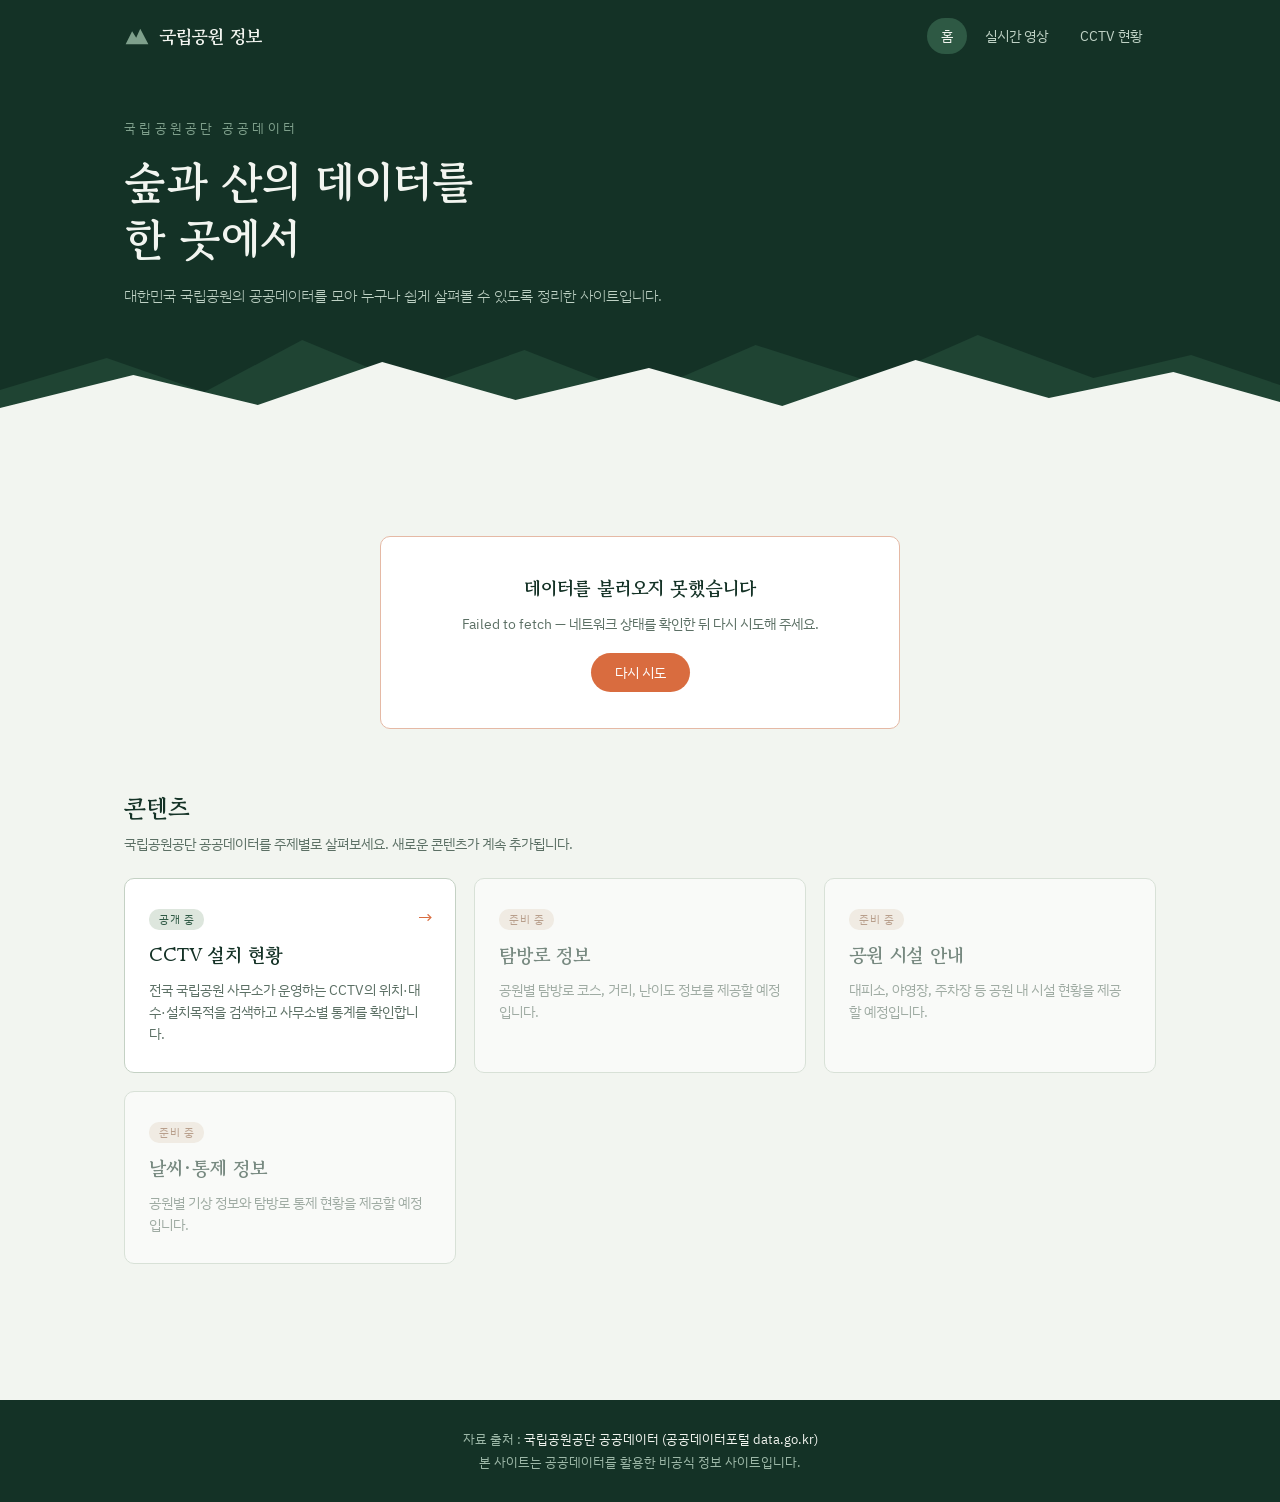
<file: korea-national-park/index.html>
<!DOCTYPE html>
<html lang="ko">
<head>
<meta charset="UTF-8">
<meta name="viewport" content="width=device-width, initial-scale=1.0">
<title>국립공원 정보</title>
<meta name="description" content="공공데이터로 보는 대한민국 국립공원 정보 사이트">
<link rel="preconnect" href="https://fonts.googleapis.com">
<link rel="preconnect" href="https://fonts.gstatic.com" crossorigin>
<link href="https://fonts.googleapis.com/css2?family=Gowun+Batang:wght@400;700&family=IBM+Plex+Sans+KR:wght@300;400;500;600&display=swap" rel="stylesheet">
<link rel="stylesheet" href="css/style.css">
</head>
<body>

<header id="site-header"></header>

<div class="stats" id="home-stats" style="display:none">
  <div class="stat"><div class="label">총 CCTV 대수</div><div class="value" id="statTotal">-</div></div>
  <div class="stat"><div class="label">설치 지점</div><div class="value" id="statSpots">-</div></div>
  <div class="stat"><div class="label">담당 부서(사무소)</div><div class="value" id="statDepts">-</div></div>
</div>

<main>
  <div id="status-area"></div>

  <section>
    <h2>콘텐츠</h2>
    <p class="sub">국립공원공단 공공데이터를 주제별로 살펴보세요. 새로운 콘텐츠가 계속 추가됩니다.</p>
    <div class="card-grid">
      <a class="card" href="cctv.html">
        <span class="badge">공개 중</span>
        <h3>CCTV 설치 현황</h3>
        <p>전국 국립공원 사무소가 운영하는 CCTV의 위치·대수·설치목적을 검색하고 사무소별 통계를 확인합니다.</p>
        <span class="go" aria-hidden="true">→</span>
      </a>
      <div class="card soon">
        <span class="badge">준비 중</span>
        <h3>탐방로 정보</h3>
        <p>공원별 탐방로 코스, 거리, 난이도 정보를 제공할 예정입니다.</p>
      </div>
      <div class="card soon">
        <span class="badge">준비 중</span>
        <h3>공원 시설 안내</h3>
        <p>대피소, 야영장, 주차장 등 공원 내 시설 현황을 제공할 예정입니다.</p>
      </div>
      <div class="card soon">
        <span class="badge">준비 중</span>
        <h3>날씨·통제 정보</h3>
        <p>공원별 기상 정보와 탐방로 통제 현황을 제공할 예정입니다.</p>
      </div>
    </div>
  </section>
</main>

<footer id="site-footer"></footer>

<script src="js/config.js"></script>
<script src="js/api.js"></script>
<script src="js/components.js"></script>
<script src="js/pages/home.js"></script>
</body>
</html>
</file>
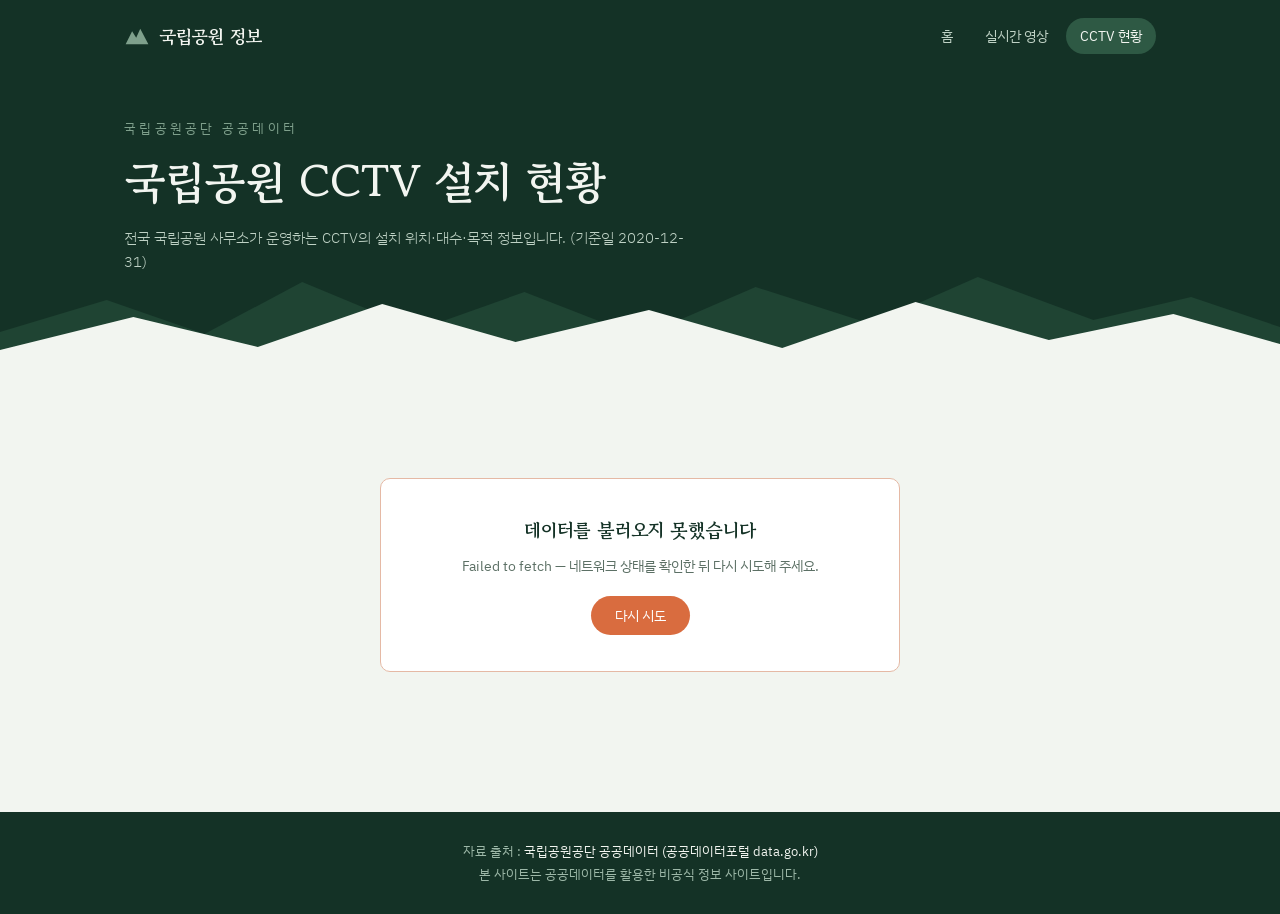
<file: korea-national-park/cctv.html>
<!DOCTYPE html>
<html lang="ko">
<head>
<meta charset="UTF-8">
<meta name="viewport" content="width=device-width, initial-scale=1.0">
<title>CCTV 설치 현황 — 국립공원 정보</title>
<meta name="description" content="국립공원공단 CCTV 설치 현황 공공데이터 검색·통계">
<link rel="preconnect" href="https://fonts.googleapis.com">
<link rel="preconnect" href="https://fonts.gstatic.com" crossorigin>
<link href="https://fonts.googleapis.com/css2?family=Gowun+Batang:wght@400;700&family=IBM+Plex+Sans+KR:wght@300;400;500;600&display=swap" rel="stylesheet">
<link rel="stylesheet" href="css/style.css">
</head>
<body>

<header id="site-header"></header>

<div class="stats" id="cctv-stats" style="display:none">
  <div class="stat"><div class="label">총 CCTV 대수</div><div class="value" id="statTotal">-</div></div>
  <div class="stat"><div class="label">설치 지점</div><div class="value" id="statSpots">-</div></div>
  <div class="stat"><div class="label">담당 부서(사무소)</div><div class="value" id="statDepts">-</div></div>
</div>

<main>
  <div id="status-area"></div>

  <div id="content" style="display:none">
    <section>
      <h2>사무소별 설치 대수</h2>
      <p class="sub">막대를 누르면 아래 목록이 해당 사무소로 필터링됩니다.</p>
      <div class="chart" id="chart"></div>
      <button class="chart-toggle" id="chartToggle">전체 보기</button>
    </section>

    <section>
      <h2>설치 내역 검색</h2>
      <p class="sub">위치·촬영범위·세부목적으로 검색하거나 설치목적별로 추려볼 수 있습니다.</p>

      <div class="filters">
        <div class="search">
          <svg viewBox="0 0 24 24" fill="none" stroke-width="2"><circle cx="11" cy="11" r="7"/><path d="m20 20-3.5-3.5"/></svg>
          <input id="searchInput" type="search" placeholder="위치, 촬영범위, 세부목적 검색 (예: 대피소, 천왕봉)" aria-label="검색">
        </div>
        <select id="deptSelect" aria-label="담당부서 선택">
          <option value="">전체 사무소</option>
        </select>
      </div>
      <div class="chips" id="purposeChips"></div>

      <p class="result-count"><strong id="filteredCount">0</strong>건의 설치 내역<span id="filteredUnits"></span><button class="clear-btn" id="clearBtn" style="display:none">필터 초기화</button></p>

      <div class="table-wrap">
        <table id="dataTable">
          <thead>
            <tr>
              <th>담당부서</th>
              <th>위치</th>
              <th style="text-align:right">대수</th>
              <th>설치목적</th>
              <th>촬영범위</th>
              <th>세부목적</th>
            </tr>
          </thead>
          <tbody id="tbody"></tbody>
        </table>
        <div class="empty" id="emptyState" style="display:none">
          <strong>검색 결과가 없습니다</strong>
          <p>검색어를 줄이거나 필터를 초기화해 보세요.</p>
        </div>
      </div>
      <div class="pager" id="pager"></div>
    </section>
  </div>
</main>

<footer id="site-footer"></footer>

<script src="js/config.js"></script>
<script src="js/api.js"></script>
<script src="js/components.js"></script>
<script src="js/pages/cctv.js"></script>
</body>
</html>
</file>
<file: korea-national-park/css/style.css>
/* ==========================================================
   국립공원 정보 사이트 — 공통 스타일
   팔레트: 침엽수 그린 / 이끼 / 한지빛 / 감빛 포인트
   ========================================================== */
:root{
  --ink:#143226;
  --pine:#2E5944;
  --moss:#7FA08C;
  --mist:#DDE6DD;
  --paper:#F2F5F0;
  --persimmon:#D96C3F;
  --line:#C4D1C4;
  --radius:10px;
  --font-display:'Gowun Batang', serif;
  --font-body:'IBM Plex Sans KR', sans-serif;
}
*{margin:0;padding:0;box-sizing:border-box}
body{font-family:var(--font-body);background:var(--paper);color:var(--ink);line-height:1.6}
a{color:inherit}

/* ---------- 상단 네비게이션 ---------- */
#site-header{background:var(--ink);color:var(--paper);position:relative;overflow:hidden}
.topnav{max-width:1080px;margin:0 auto;padding:18px 24px;display:flex;align-items:center;gap:28px;position:relative;z-index:4}
.brand{display:flex;align-items:center;gap:9px;font-family:var(--font-display);font-weight:700;font-size:18px;text-decoration:none;color:var(--paper)}
.brand svg{width:26px;height:20px;color:var(--moss)}
.nav-links{display:flex;gap:4px;margin-left:auto}
.nav-links a{text-decoration:none;font-size:14px;padding:7px 14px;border-radius:18px;color:#BFD2C5}
.nav-links a:hover{background:rgba(255,255,255,.08);color:var(--paper)}
.nav-links a.active{background:var(--pine);color:var(--paper)}
.nav-toggle{display:none;margin-left:auto;background:none;border:1px solid var(--pine);color:var(--paper);border-radius:8px;font-size:18px;padding:4px 12px;cursor:pointer}

/* ---------- 히어로 ---------- */
.header-inner{max-width:1080px;margin:0 auto;padding:46px 24px 120px;position:relative;z-index:2}
#site-header.compact .header-inner{padding-bottom:96px}
.eyebrow{font-size:13px;letter-spacing:.25em;color:var(--moss);text-transform:uppercase;margin-bottom:14px}
#site-header h1{font-family:var(--font-display);font-weight:700;font-size:clamp(28px,5vw,44px);line-height:1.3}
.header-desc{margin-top:16px;max-width:560px;color:#BFD2C5;font-weight:300;font-size:15px}
.ridge{position:absolute;bottom:-2px;left:0;width:100%;z-index:1}
.ridge svg{display:block;width:100%;height:110px}

main{max-width:1080px;margin:0 auto;padding:48px 24px 80px}
section{margin-bottom:56px}
h2{font-family:var(--font-display);font-size:24px;margin-bottom:6px}
.sub{font-size:14px;color:#5C7065;margin-bottom:22px}

/* ---------- 통계 카드 ---------- */
.stats{max-width:1080px;margin:-56px auto 0;padding:0 24px;display:grid;grid-template-columns:repeat(3,1fr);gap:16px;position:relative;z-index:3}
.stat{background:#fff;border:1px solid var(--line);border-radius:var(--radius);padding:22px 24px;box-shadow:0 4px 14px rgba(20,50,38,.06)}
.stat .label{font-size:13px;color:var(--pine);letter-spacing:.06em}
.stat .value{font-family:var(--font-display);font-size:34px;font-weight:700;margin-top:4px}
.stat .unit{font-size:15px;font-weight:400;margin-left:2px;color:var(--moss)}

/* ---------- 카드 그리드 (홈 메뉴) ---------- */
.card-grid{display:grid;grid-template-columns:repeat(auto-fill,minmax(260px,1fr));gap:18px}
.card{background:#fff;border:1px solid var(--line);border-radius:var(--radius);padding:26px 24px;text-decoration:none;display:block;transition:transform .15s, box-shadow .15s;position:relative}
.card:hover{transform:translateY(-3px);box-shadow:0 8px 20px rgba(20,50,38,.1)}
.card h3{font-family:var(--font-display);font-size:19px;margin-bottom:8px}
.card p{font-size:14px;color:#5C7065}
.card .go{position:absolute;top:24px;right:22px;color:var(--persimmon);font-size:18px}
.card.soon{opacity:.55;cursor:default}
.card.soon:hover{transform:none;box-shadow:none}
.card .badge{display:inline-block;font-size:11px;background:var(--mist);color:var(--pine);border-radius:10px;padding:2px 10px;margin-bottom:10px;letter-spacing:.05em}
.card.soon .badge{background:#EFE3D9;color:#8A5A3B}

/* ---------- 차트 ---------- */
.chart{display:flex;flex-direction:column;gap:10px}
.bar-row{display:grid;grid-template-columns:120px 1fr 56px;align-items:center;gap:12px;cursor:pointer;border-radius:6px;padding:2px 4px}
.bar-row:hover{background:#E7EEE7}
.bar-row.active{background:var(--mist)}
.bar-name{font-size:14px;text-align:right;white-space:nowrap;overflow:hidden;text-overflow:ellipsis}
.bar-track{height:18px;position:relative}
.bar-fill{height:100%;background:linear-gradient(90deg,var(--pine),var(--moss));border-radius:3px;min-width:3px;transition:width .8s cubic-bezier(.22,1,.36,1)}
.bar-row.active .bar-fill{background:linear-gradient(90deg,var(--persimmon),#E69A6F)}
.bar-count{font-size:13px;color:var(--pine);font-variant-numeric:tabular-nums}
.chart-toggle{margin-top:14px;background:none;border:1px solid var(--line);border-radius:20px;padding:7px 18px;font-family:var(--font-body);font-size:13px;color:var(--pine);cursor:pointer}
.chart-toggle:hover{background:var(--mist)}

/* ---------- 필터 ---------- */
.filters{display:flex;flex-wrap:wrap;gap:10px;margin-bottom:18px;align-items:center}
.search{flex:1;min-width:220px;position:relative}
.search input{width:100%;padding:11px 14px 11px 38px;border:1px solid var(--line);border-radius:24px;font-family:var(--font-body);font-size:14px;background:#fff;color:var(--ink)}
.search input:focus{outline:2px solid var(--pine);outline-offset:1px}
.search svg{position:absolute;left:13px;top:50%;transform:translateY(-50%);width:16px;height:16px;stroke:var(--moss)}
select{padding:11px 14px;border:1px solid var(--line);border-radius:24px;font-family:var(--font-body);font-size:14px;background:#fff;color:var(--ink);cursor:pointer}
select:focus{outline:2px solid var(--pine);outline-offset:1px}
.chips{display:flex;flex-wrap:wrap;gap:8px;margin-bottom:22px}
.chip{border:1px solid var(--line);background:#fff;border-radius:20px;padding:6px 14px;font-size:13px;font-family:var(--font-body);cursor:pointer;color:var(--pine)}
.chip:hover{background:var(--mist)}
.chip.on{background:var(--ink);color:var(--paper);border-color:var(--ink)}
.result-count{font-size:13px;color:#5C7065;margin-bottom:12px}
.result-count strong{color:var(--persimmon)}
.clear-btn{background:none;border:none;font-family:var(--font-body);font-size:13px;color:var(--persimmon);cursor:pointer;text-decoration:underline;padding:0;margin-left:8px}

/* ---------- 테이블 ---------- */
.table-wrap{background:#fff;border:1px solid var(--line);border-radius:var(--radius);overflow:hidden}
table{width:100%;border-collapse:collapse;font-size:14px}
thead th{background:var(--ink);color:var(--paper);font-weight:500;text-align:left;padding:12px 16px;font-size:13px;letter-spacing:.04em;white-space:nowrap}
tbody td{padding:12px 16px;border-top:1px solid #E8EFE8;vertical-align:top}
tbody tr:hover{background:#F6F9F5}
td.num{font-variant-numeric:tabular-nums;text-align:right}
.tag{display:inline-block;font-size:12px;padding:2px 10px;border-radius:12px;background:var(--mist);color:var(--ink);white-space:nowrap}
.tag.warn{background:#F5E0D3;color:#8A3B16}
.tag.fire{background:#F9E9C8;color:#7A5410}
.empty{padding:48px;text-align:center;color:#5C7065}
.empty p{margin-top:8px;font-size:14px}

/* ---------- 페이지네이션 ---------- */
.pager{display:flex;justify-content:center;align-items:center;gap:6px;margin-top:22px;flex-wrap:wrap}
.pager button{min-width:36px;height:36px;border:1px solid var(--line);background:#fff;border-radius:8px;font-family:var(--font-body);font-size:14px;cursor:pointer;color:var(--ink);padding:0 8px}
.pager button:hover:not(:disabled){background:var(--mist)}
.pager button.cur{background:var(--ink);color:var(--paper);border-color:var(--ink)}
.pager button:disabled{opacity:.35;cursor:default}
.pager .dots{padding:0 4px;color:#5C7065}

/* ---------- 로딩 / 오류 ---------- */
.loading{margin:60px auto;text-align:center}
.spinner{width:44px;height:44px;border:4px solid var(--mist);border-top-color:var(--pine);border-radius:50%;margin:0 auto 18px;animation:spin 1s linear infinite}
@keyframes spin{to{transform:rotate(360deg)}}
.error-box{background:#fff;border:1px solid #E5B9A5;border-radius:var(--radius);max-width:520px;margin:60px auto;padding:36px 28px;text-align:center}
.error-box h3{font-family:var(--font-display);margin-bottom:10px}
.error-box p{font-size:14px;color:#5C7065;margin-bottom:18px}
.error-box button{background:var(--persimmon);color:#fff;border:none;border-radius:24px;padding:10px 24px;font-family:var(--font-body);font-size:14px;cursor:pointer}

#site-footer{background:var(--ink);color:#9DB8A8;font-size:13px;padding:28px 24px;text-align:center;line-height:1.8}
#site-footer .src{color:var(--paper)}

/* ---------- 반응형 ---------- */
@media(max-width:720px){
  .stats{grid-template-columns:1fr;margin-top:-40px}
  .bar-row{grid-template-columns:88px 1fr 48px}
  .bar-name{font-size:12px}
  thead th:nth-child(5),tbody td:nth-child(5){display:none}
  .header-inner{padding:36px 20px 96px}
  .nav-toggle{display:block}
  .nav-links{display:none;position:absolute;top:100%;left:0;right:0;background:var(--ink);flex-direction:column;padding:8px 16px 16px;border-top:1px solid var(--pine)}
  .nav-links.open{display:flex}
  .nav-links a{padding:12px 14px;border-radius:8px}
}
@media(prefers-reduced-motion:reduce){
  .bar-fill{transition:none}
  .card{transition:none}
  .spinner{animation-duration:2s}
}
</file>
